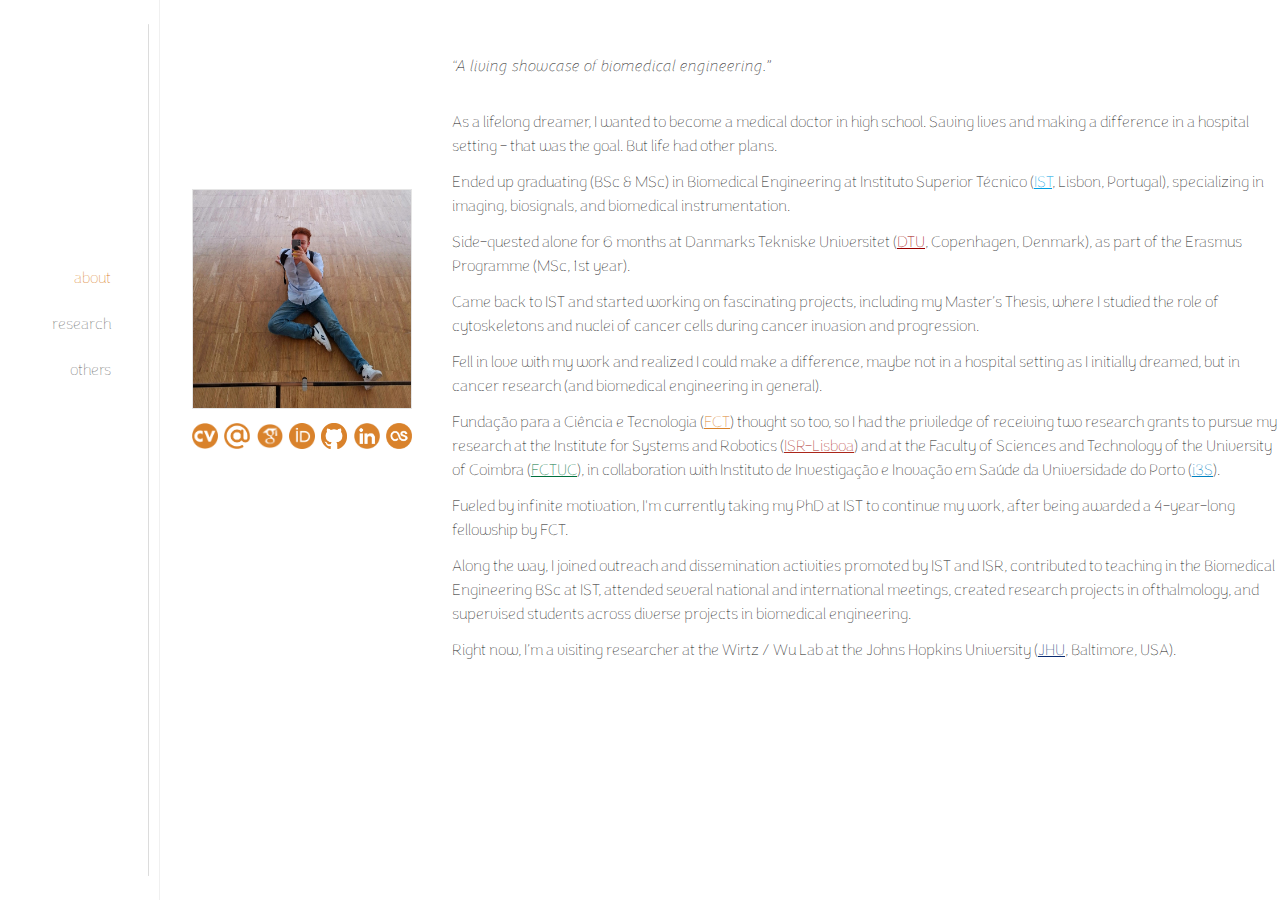
<file: index.html>
<!doctype html>
<html lang="en">
<head>
  <meta charset="utf-8" />
  <meta name="viewport" content="width=device-width,initial-scale=1" />
  <title>diogo fróis vieira — home</title>
  <link rel="stylesheet" href="/styles.css?v=37" />
  <link rel="icon" type="image/svg+xml" href="/favicon.svg">
</head>
<body>
  <div class="layout">
    <aside class="side">
      <nav class="side-nav">
        <a class="brand" href="/"></a>
        <ul>
          <li><a href="/">about</a></li>
          <li><a href="/research/">research</a></li>
          <li><a href="/others/">others</a></li>
        </ul>
      </nav>
    </aside>

    <main class="content">
      <!-- Portrait + social logos (positioned as one block) -->
      <div class="profile-block">
        <img class="profile-pic" src="/images/me.jpeg" alt="portrait" />

        <div class="socials">
          <a href="/files/Diogo_Vieira_CV.pdf" class="soc" target="_blank" rel="noopener" aria-label="CV">
            <img src="/logos/cv.png" alt="CV">
          </a>
          <a href="mailto:diogofrois@gmail.com" class="soc" aria-label="Email">
            <img src="/logos/email.png" alt="Email">
          </a>
          <a href="https://scholar.google.com/citations?user=nupm4CwAAAAJ&hl=en" class="soc" target="_blank" rel="noopener" aria-label="Google Scholar">
            <img src="/logos/scholar.png" alt="Google Scholar">
          </a>
          <a href="https://orcid.org/0000-0003-3515-4782" class="soc" target="_blank" rel="noopener" aria-label="ORCID">
            <img src="/logos/orcid.png" alt="ORCID">
          </a>
          <a href="https://github.com/diogojfv" class="soc" target="_blank" rel="noopener" aria-label="GitHub">
            <img src="/logos/github.png" alt="GitHub">
          </a>
          <a href="https://www.linkedin.com/in/diogovieira16/" class="soc" target="_blank" rel="noopener" aria-label="LinkedIn">
            <img src="/logos/linkedin.png" alt="LinkedIn">
          </a>
          <a href="https://www.last.fm/user/dunwich16" class="soc" target="_blank" rel="noopener" aria-label="Last.fm">
            <img src="/logos/lastfm.png" alt="Last.fm">
          </a>
        </div>
      </div>

      <div class="content-inner">
        <p class="lead">“A living showcase of biomedical engineering.”</p>

        <p>As a lifelong dreamer, I wanted to become a medical doctor in high school. Saving lives and making a difference in a hospital setting - that was the goal. But life had other plans.</p>

        <p>Ended up graduating (BSc &amp; MSc) in Biomedical Engineering at Instituto Superior Técnico (<a href="https://scholar.tecnico.ulisboa.pt/authors/fb2461673f03f7756a2ea054515ae8e9607a590ed9a2669e349642bdd0528474/records?lang=en" class="link-ist" target="_blank" rel="noopener">IST</a>, Lisbon, Portugal), specializing in imaging, biosignals, and biomedical instrumentation.</p>

        <p>Side-quested alone for 6 months at Danmarks Tekniske Universitet (<a href="https://www.dtu.dk/english" class="link-dtu" target="_blank" rel="noopener">DTU</a>, Copenhagen, Denmark), as part of the Erasmus Programme (MSc, 1st year).</p>

        <p>Came back to IST and started working on fascinating projects, including my Master’s Thesis, where I studied the role of cytoskeletons and nuclei of cancer cells during cancer invasion and progression.</p>

        <p>Fell in love with my work and realized I could make a difference, maybe not in a hospital setting as I initially dreamed, but in cancer research (and biomedical engineering in general).</p>
        
        <p>Fundação para a Ciência e Tecnologia (<a href="https://www.fct.pt/en/" class="link-fct" target="_blank" rel="noopener">FCT</a>) thought so too, so I had the priviledge of receiving two research grants to pursue my research at the Institute for Systems and Robotics (<a href="https://isr.tecnico.ulisboa.pt/author/diogovieira/" class="link-isr" target="_blank" rel="noopener">ISR-Lisboa</a>) and at the Faculty of Sciences and Technology of the University of Coimbra (<a href="https://www.uc.pt/fctuc/" class="link-fctuc" target="_blank" rel="noopener">FCTUC</a>), in collaboration with Instituto de Investigação e Inovação em Saúde da Universidade do Porto (<a href="https://www.i3s.up.pt/" class="link-i3s" target="_blank" rel="noopener">i3S</a>).</p>
          
        <p>Fueled by infinite motivation, I'm currently taking my PhD at IST to continue my work, after being awarded a 4-year-long fellowship by FCT.</p>

        <p>Along the way, I joined outreach and dissemination activities promoted by IST and ISR, contributed to teaching in the Biomedical Engineering BSc at IST, attended several national and international meetings, created research projects in ofthalmology, and supervised students across diverse projects in biomedical engineering.</p>

        <p>Right now, I’m a visiting researcher at the Wirtz / Wu Lab at the Johns Hopkins University (<a href="https://www.jhu.edu/" class="link-jhu" target="_blank" rel="noopener">JHU</a>, Baltimore, USA).</p>
      </div>
    </main>
  </div>

  <script>
    // Normalize /index.html → /
    const path = location.pathname.replace(/\/index\.html$/, '/');
    document.querySelectorAll('.side-nav a[href]').forEach(a => {
      const href = a.getAttribute('href');        // '/', '/work/', '/projects/'
      const isActive = href === '/' ? path === '/' : path.startsWith(href);
      if (isActive) a.classList.add('active');
    });
  </script>
</body>
</html>
</file>
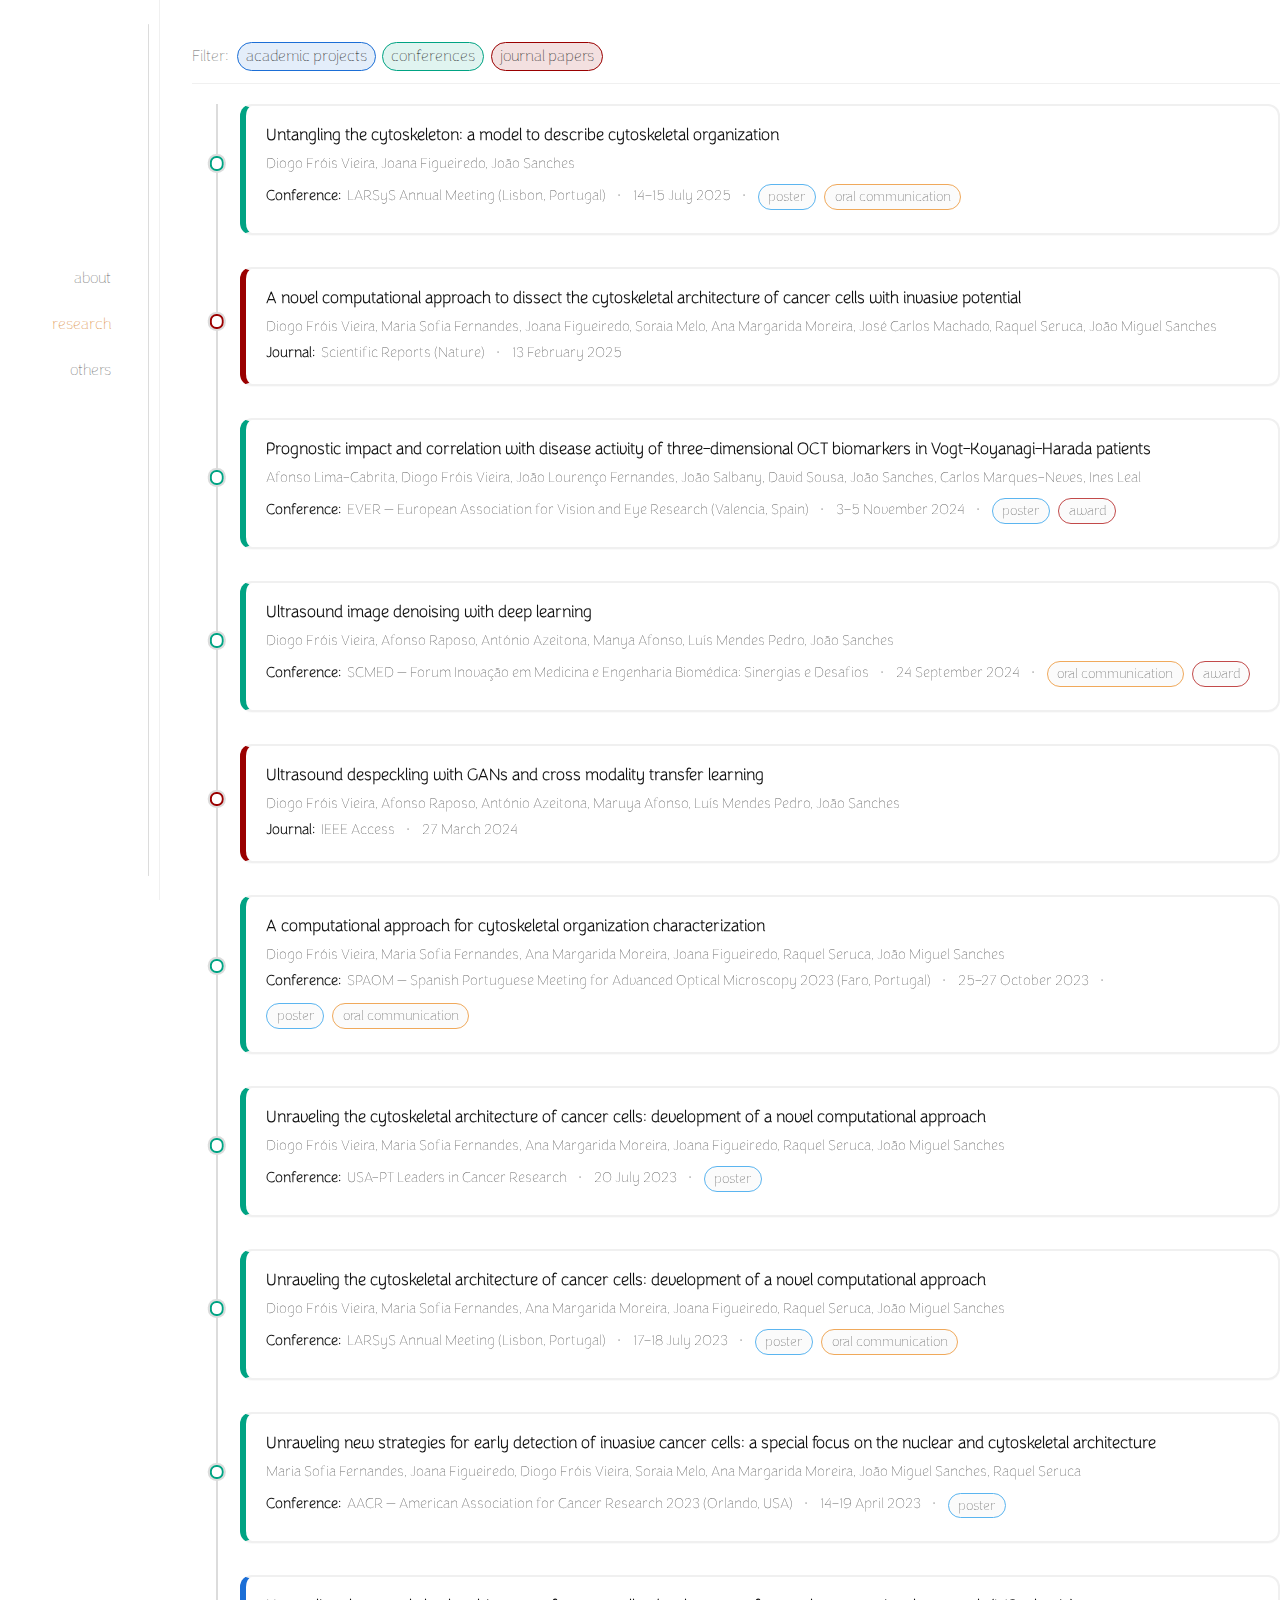
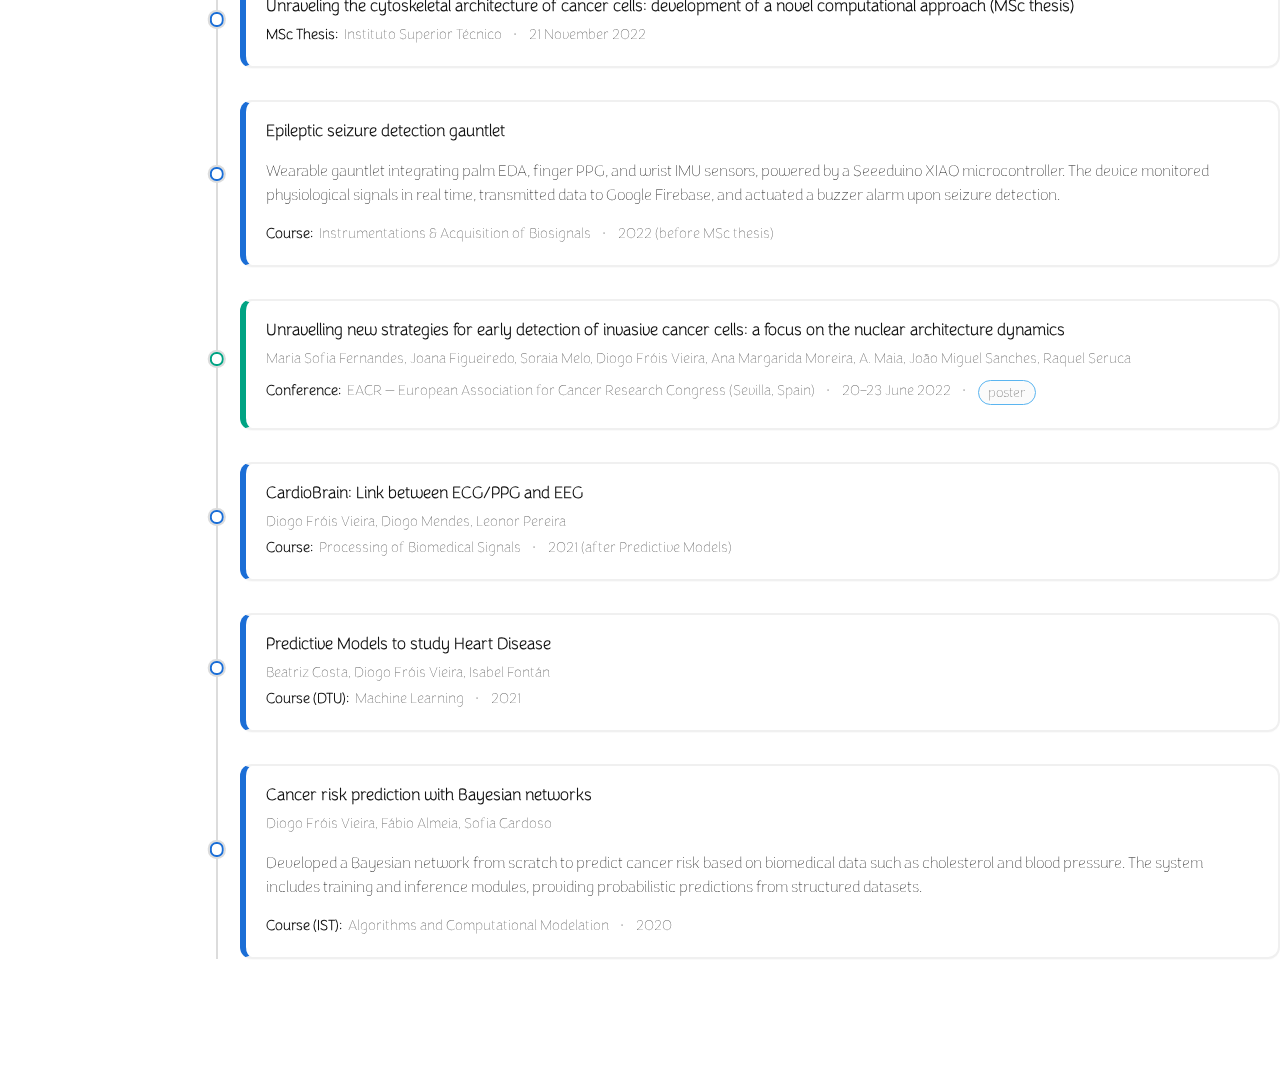
<file: research/index.html>
<!doctype html>
<html lang="en">
<head>
  <meta charset="utf-8" />
  <meta name="viewport" content="width=device-width,initial-scale=1" />
  <title>diogo fróis vieira — work</title>
  <link rel="stylesheet" href="/styles.css?v=37" />
  <link rel="icon" type="image/svg+xml" href="/favicon.svg">
</head>
<body>
  <div class="layout">
    <aside class="side">
      <nav class="side-nav">
        <a class="brand" href="/"></a>
        <ul>
          <li><a href="/">about</a></li>
          <li><a href="/research/">research</a></li>
          <li><a href="/others/">others</a></li>
        </ul>
      </nav>
    </aside>

    <main class="content">
      <h1></h1> <!-- hidden page title -->

      <!-- Sticky filter bar -->
      <header class="work-toolbar">
        <span class="muted">Filter:</span>
        <div class="chips" role="group" aria-label="Filters">
          <button type="button" class="chip is-on" data-cat="academic">academic projects</button>
          <button type="button" class="chip is-on" data-cat="conference">conferences</button>
          <button type="button" class="chip is-on" data-cat="journal">journal papers</button>
        </div>
      </header>

      <!-- Timeline (globally ordered by date, newest → oldest) -->
      <ol class="timeline" id="timeline">

        <!-- 2025 -->
        <li class="tl-item" data-cat="conference">
          <article class="tl-card">
            <h3>Untangling the cytoskeleton: a model to describe cytoskeletal organization</h3>
            <p class="authors">Diogo Fróis Vieira, Joana Figueiredo, João Sanches</p>

            <p class="venue">
              <span class="label">Conference:</span> LARSyS Annual Meeting (Lisbon, Portugal) <span class="sep">·</span> 14–15 July 2025
              <span class="sep">·</span>
              <span class="tags">
                <a class="tag" data-type="poster" href="/files/LARSyS2025_poster.pdf" target="_blank" rel="noopener" title="graphical abstract" >poster</a> 
                <a class="tag" data-type="oral" href="/files/LARSyS2025_pptx.pptx" target="_blank" rel="noopener" title="oral communication" >oral communication</a>
              </span>

            </p>
          </article>
        </li>

        <li class="tl-item" data-cat="journal">
          <article class="tl-card">
            <h3>
              <a href="https://doi.org/10.1038/s41598-024-82538-w" target="_blank" rel="noopener">
                A novel computational approach to dissect the cytoskeletal architecture of cancer cells with invasive potential
              </a>
            </h3>
            <p class="authors">Diogo Fróis Vieira, Maria Sofia Fernandes, Joana Figueiredo, Soraia Melo, Ana Margarida Moreira, José Carlos Machado, Raquel Seruca, João Miguel Sanches</p>
            <p class="venue"><span class="label">Journal:</span> Scientific Reports (Nature) <span class="sep">·</span> 13 February 2025</p>
          </article>
        </li>

        <!-- 2024 -->
        <li class="tl-item" data-cat="conference">
          <article class="tl-card">
            <h3>
              <a href="https://doi.org/10.1111/aos.17143" target="_blank" rel="noopener">
                Prognostic impact and correlation with disease activity of three-dimensional OCT biomarkers in Vogt-Koyanagi-Harada patients
              </a>
            </h3>
            <p class="authors">
              Afonso Lima-Cabrita, Diogo Fróis Vieira, João Lourenço Fernandes, João Salbany,
              David Sousa, João Sanches, Carlos Marques-Neves, Ines Leal
            </p>

            <p class="venue">
              <span class="label">Conference:</span> EVER — European Association for Vision and Eye Research (Valencia, Spain) <span class="sep">·</span> 3–5 November 2024
              <span class="sep">·</span>
              <span class="tags">
                <a class="tag" data-type="poster" href="/files/EVER2024_poster.pdf" target="_blank" rel="noopener" title="poster" >poster</a> 
                <a class="tag" data-type="award" href="/files/EVER2024_award.jpeg" target="_blank" rel="noopener" title="award" >award</a>
              </span>
            </p>

            </article>
        </li>

        <li class="tl-item" data-cat="conference">
          <article class="tl-card">
            <h3>Ultrasound image denoising with deep learning</h3>
            <p class="authors">
              Diogo Fróis Vieira, Afonso Raposo, António Azeitona, Manya Afonso,
              Luís Mendes Pedro, João Sanches
            </p>



            <p class="venue">
              <span class="label">Conference:</span> SCMED — Forum Inovação em Medicina e Engenharia Biomédica: Sinergias e Desafios<span class="sep">·</span> 24 September 2024
              <span class="sep">·</span>
              <span class="tags">
                <a class="tag" data-type="oral" href="/files/SCMED2024_pptx.pptx" target="_blank" rel="noopener" title="oral communication" >oral communication</a>
                <a class="tag" data-type="award" href="/files/SCMED2024_award.pdf" target="_blank" rel="noopener" title="award" >award</a>
              </span>
            </p>
            </article>
        </li>

        <li class="tl-item" data-cat="journal">
          <article class="tl-card">
            <h3>
              <a href="https://doi.org/10.1109/ACCESS.2024.3381630" target="_blank" rel="noopener">
                Ultrasound despeckling with GANs and cross modality transfer learning
              </a>
            </h3>
            <p class="authors">Diogo Fróis Vieira, Afonso Raposo, António Azeitona, Maruya Afonso, Luís Mendes Pedro, João Sanches</p>
            <p class="venue"><span class="label">Journal:</span> IEEE Access <span class="sep">·</span> 27 March 2024</p>
          </article>
        </li>

        <!-- 2023 -->
        <li class="tl-item" data-cat="conference">
          <article class="tl-card">
            <h3>A computational approach for cytoskeletal organization characterization</h3>
            <p class="authors">
              Diogo Fróis Vieira, Maria Sofia Fernandes, Ana Margarida Moreira, Joana Figueiredo, Raquel Seruca, João Miguel Sanches
            </p>


            <p class="venue">
              <span class="label">Conference:</span> SPAOM — Spanish Portuguese Meeting for Advanced Optical Microscopy 2023 (Faro, Portugal) <span class="sep">·</span> 25–27 October 2023
              <span class="sep">·</span>
              <span class="tags">
                <a class="tag" data-type="poster" href="/files/SPAOM2023_poster.pdf" target="_blank" rel="noopener" title="poster" >poster</a>
                <a class="tag" data-type="oral" href="/files/SPAOM2023_pptx.pptx" target="_blank" rel="noopener" title="oral communication" >oral communication</a>
              </span>
            </p>
          </article>
        </li>

        <li class="tl-item" data-cat="conference">
          <article class="tl-card">
            <h3>Unraveling the cytoskeletal architecture of cancer cells: development of a novel computational approach</h3>
            <p class="authors">
              Diogo Fróis Vieira, Maria Sofia Fernandes, Ana Margarida Moreira,
              Joana Figueiredo, Raquel Seruca, João Miguel Sanches
            </p>

            

            <p class="venue">
              <span class="label">Conference:</span> USA-PT Leaders in Cancer Research <span class="sep">·</span> 20 July 2023
              <span class="sep">·</span>
              <span class="tags">
                <a class="tag" data-type="poster" href="/files/USAPTChampalimaud2023_poster.pdf" target="_blank" rel="noopener" title="poster" >poster</a>
              </span>
            </p>
          </article>
        </li>

        <li class="tl-item" data-cat="conference">
          <article class="tl-card">
            <h3>Unraveling the cytoskeletal architecture of cancer cells: development of a novel computational approach</h3>
            <p class="authors">
              Diogo Fróis Vieira, Maria Sofia Fernandes, Ana Margarida Moreira,
              Joana Figueiredo, Raquel Seruca, João Miguel Sanches
            </p>




            <p class="venue">
              <span class="label">Conference:</span> LARSyS Annual Meeting (Lisbon, Portugal) <span class="sep">·</span> 17–18 July 2023
              <span class="sep">·</span>
              <span class="tags">
                <a class="tag" data-type="poster" href="/files/LARSyS2023_poster.pdf" target="_blank" rel="noopener" title="poster" >poster</a>
                <a class="tag" data-type="oral" href="/files/LARSyS2023_pptx.pptx" target="_blank" rel="noopener" title="oral communication" >oral communication</a>
              </span>
            </p>
          </article>
        </li>

        <li class="tl-item" data-cat="conference">
          <article class="tl-card">
            <h3>
              <a href="https://doi.org/10.1158/1538-7445.AM2023-3348" target="_blank" rel="noopener">
                Unraveling new strategies for early detection of invasive cancer cells: a special focus on the nuclear and cytoskeletal architecture
              </a>
            </h3>
            <p class="authors">
              Maria Sofia Fernandes, Joana Figueiredo, Diogo Fróis Vieira, Soraia Melo, Ana Margarida Moreira, João Miguel Sanches, Raquel Seruca
            </p>
            
            <p class="venue">
              <span class="label">Conference:</span> AACR — American Association for Cancer Research 2023 (Orlando, USA) <span class="sep">·</span> 14–19 April 2023
              <span class="sep">·</span>
              <span class="tags">
              <a class="tag" data-type="poster" href="/files/AACR2023_poster.pdf" target="_blank" rel="noopener" title="poster" >poster</a>
              </span>
            </p>
          </article>
        </li>

        <!-- 2022 -->
        <li class="tl-item" data-cat="academic">
          <article class="tl-card">
            <h3>
              <a href="https://fenix.tecnico.ulisboa.pt/downloadFile/1126295043840781/THESIS.pdf" target="_blank" rel="noopener">
                Unraveling the cytoskeletal architecture of cancer cells: development of a novel computational approach (MSc thesis)
              </a>
            </h3>
            <p class="venue"><span class="label">MSc Thesis:</span> Instituto Superior Técnico <span class="sep">·</span> 21 November 2022</p>
          </article>
        </li>

        <li class="tl-item" data-cat="academic">
          <article class="tl-card">
            <h3>Epileptic seizure detection gauntlet</h3>
            <p>Wearable gauntlet integrating palm EDA, finger PPG, and wrist IMU sensors, powered by a Seeeduino XIAO microcontroller. The device monitored physiological signals in real time, transmitted data to Google Firebase, and actuated a buzzer alarm upon seizure detection.</p>
            <p class="venue"><span class="label">Course:</span> Instrumentations &amp; Acquisition of Biosignals <span class="sep">·</span> 2022 (before MSc thesis)</p>
          </article>
        </li>

        <li class="tl-item" data-cat="conference">
          <article class="tl-card">
            <h3>
              <a href="https://www.eacr.org/congress" target="_blank" rel="noopener">
                Unravelling new strategies for early detection of invasive cancer cells: a focus on the nuclear architecture dynamics
              </a>
            </h3>
            <p class="authors">
              Maria Sofia Fernandes, Joana Figueiredo, Soraia Melo, Diogo Fróis Vieira, Ana Margarida Moreira, A. Maia, João Miguel Sanches, Raquel Seruca
            </p>
            

            <p class="venue">
              <span class="label">Conference:</span> EACR — European Association for Cancer Research Congress (Sevilla, Spain) <span class="sep">·</span> 20–23 June 2022
              <span class="sep">·</span>
              <span class="tags">
                <a class="tag" data-type="poster" href="/files/EACR2022_poster.pdf" target="_blank" rel="noopener" title="poster" >poster</a>
              </span>
            </p>
          </article>
        </li>

        <!-- 2021 -->
        <li class="tl-item" data-cat="academic">
          <article class="tl-card">
            <h3>CardioBrain: Link between ECG/PPG and EEG</h3>
            <p class="authors">Diogo Fróis Vieira, Diogo Mendes, Leonor Pereira</p>
            <p class="venue"><span class="label">Course:</span> Processing of Biomedical Signals <span class="sep">·</span> 2021 (after Predictive Models)</p>
          </article>
        </li>

        <li class="tl-item" data-cat="academic">
          <article class="tl-card">
            <h3>Predictive Models to study Heart Disease</h3>
            <p class="authors">Beatriz Costa, Diogo Fróis Vieira, Isabel Fontán</p>
            <p class="venue"><span class="label">Course (DTU):</span> Machine Learning <span class="sep">·</span> 2021</p>
          </article>
        </li>

        <!-- 2020 -->
        <li class="tl-item" data-cat="academic">
          <article class="tl-card">
            <h3>Cancer risk prediction with Bayesian networks</h3>
            <p class="authors">Diogo Fróis Vieira, Fábio Almeia, Sofia Cardoso</p>
            <p>Developed a Bayesian network from scratch to predict cancer risk based on biomedical data such as cholesterol and blood pressure. The system includes training and inference modules, providing probabilistic predictions from structured datasets.</p>
            <p class="venue"><span class="label">Course (IST):</span> Algorithms and Computational Modelation <span class="sep">·</span> 2020</p>
          </article>
        </li>

      </ol>
    </main>
  </div>

  <script>
    // Normalize /index.html → /
    const path = location.pathname.replace(/\/index\.html$/, '/');
    document.querySelectorAll('.side-nav a[href]').forEach(a => {
      const href = a.getAttribute('href');        // '/', '/work/', '/projects/'
      const isActive = href === '/' ? path === '/' : path.startsWith(href);
      if (isActive) a.classList.add('active');
    });
  </script>
</body>
</html>
</file>
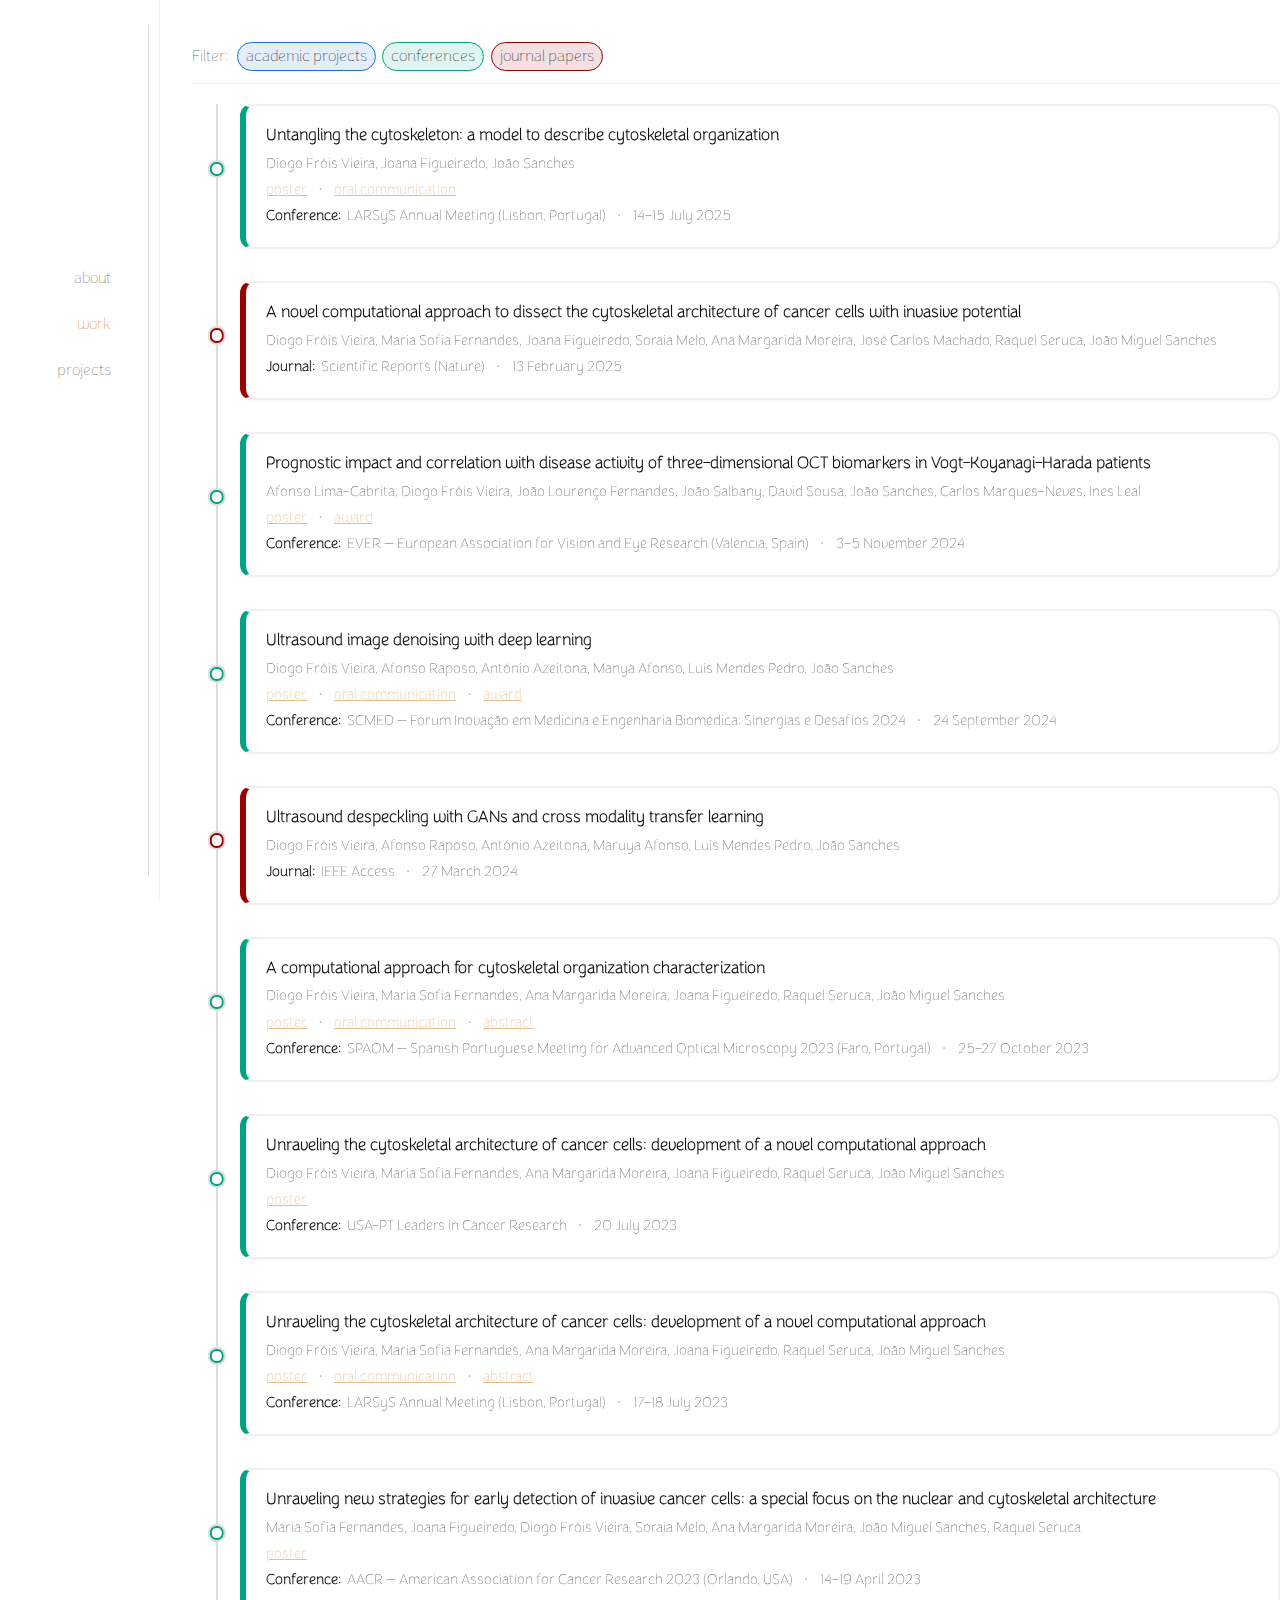
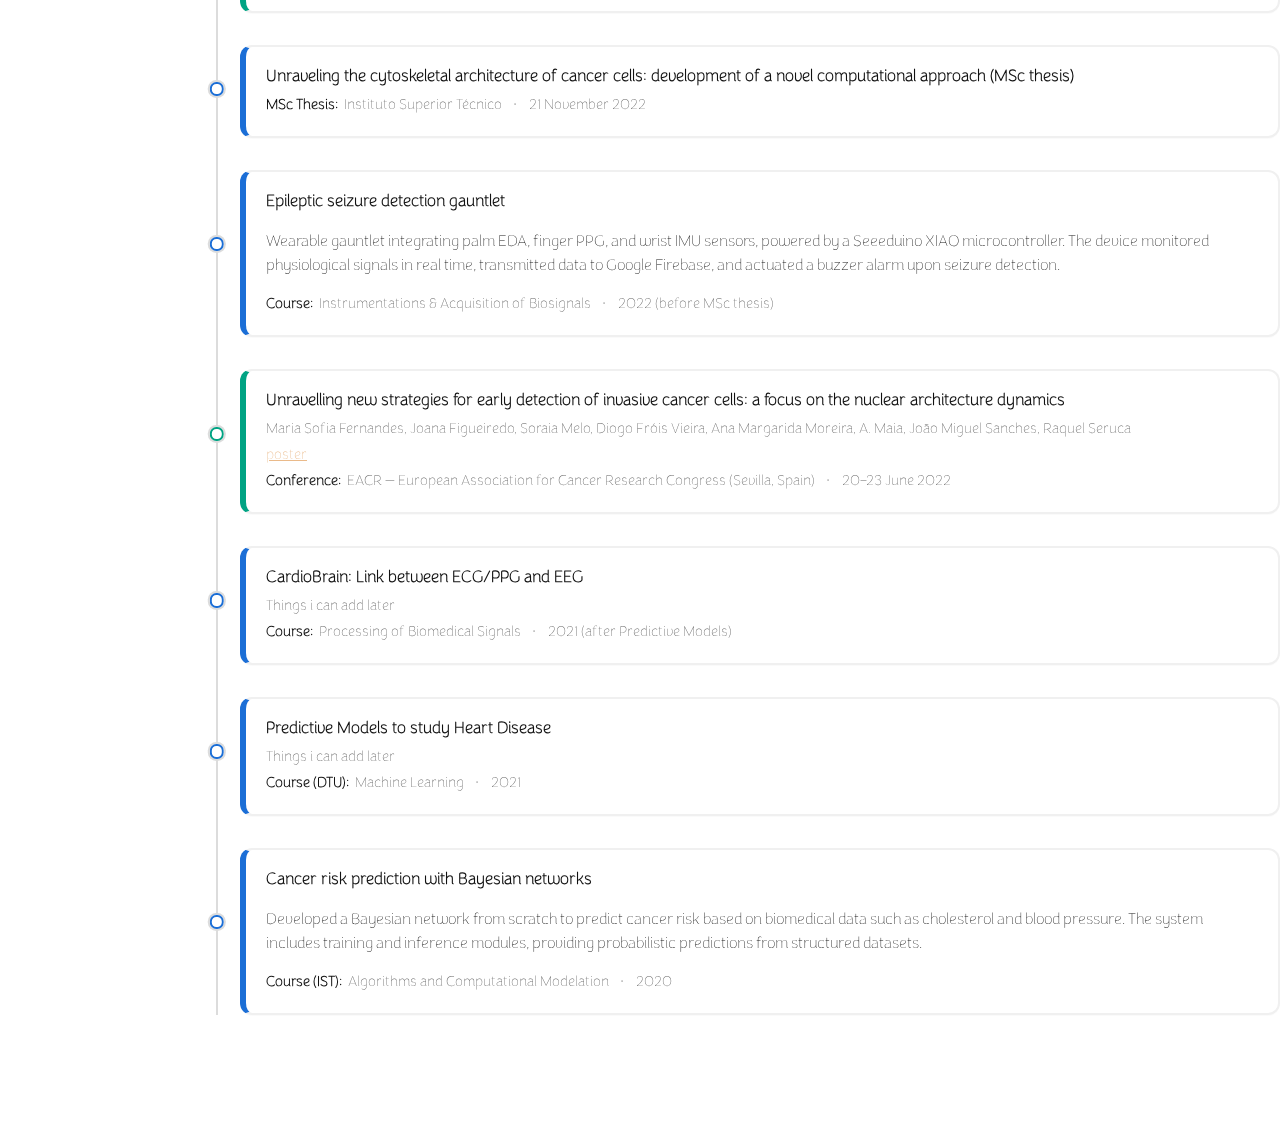
<file: work/index.html>
<!doctype html>
<html lang="en">
<head>
  <meta charset="utf-8" />
  <meta name="viewport" content="width=device-width,initial-scale=1" />
  <title>diogo fróis vieira - work</title>
  <link rel="stylesheet" href="/styles.css?v=19" />
  <link rel="icon" type="image/svg+xml" href="/favicon.svg">
</head>
<body>
  <div class="layout">
    <aside class="side">
      <nav class="side-nav">
        <a class="brand" href="/"></a>
        <ul>
          <li><a href="/">about</a></li>
          <li><a href="/work/">work</a></li>
          <li><a href="/projects/">projects</a></li>
        </ul>
      </nav>
    </aside>

    <main class="content">
      <h1></h1> <!-- hidden page title -->

      <!-- Sticky filter bar -->
      <header class="work-toolbar">
        <span class="muted">Filter:</span>
        <div class="chips" role="group" aria-label="Filters">
          <button type="button" class="chip is-on" data-cat="academic">academic projects</button>
          <button type="button" class="chip is-on" data-cat="conference">conferences</button>
          <button type="button" class="chip is-on" data-cat="journal">journal papers</button>
        </div>
      </header>

      <!-- Timeline (globally ordered by date, newest → oldest) -->
      <ol class="timeline" id="timeline">

        <!-- 2025 -->
        <li class="tl-item" data-cat="conference">
          <article class="tl-card">
            <h3>Untangling the cytoskeleton: a model to describe cytoskeletal organization</h3>
            <p class="authors">Diogo Fróis Vieira, Joana Figueiredo, João Sanches</p>
            <p class="venue">
              <a href="#" class="soon" title="Poster PDF coming soon" onclick="return false;">poster</a>
              <span class="sep">·</span>
              <a href="#" class="soon" title="Oral presentation PDF coming soon" onclick="return false;">oral communication</a>
            </p>
            <p class="venue"><span class="label">Conference:</span> LARSyS Annual Meeting (Lisbon, Portugal) <span class="sep">·</span> 14–15 July 2025</p>
          </article>
        </li>

        <li class="tl-item" data-cat="journal">
          <article class="tl-card">
            <h3>
              <a href="https://doi.org/10.1038/s41598-024-82538-w" target="_blank" rel="noopener">
                A novel computational approach to dissect the cytoskeletal architecture of cancer cells with invasive potential
              </a>
            </h3>
            <p class="authors">Diogo Fróis Vieira, Maria Sofia Fernandes, Joana Figueiredo, Soraia Melo, Ana Margarida Moreira, José Carlos Machado, Raquel Seruca, João Miguel Sanches</p>
            <p class="venue"><span class="label">Journal:</span> Scientific Reports (Nature) <span class="sep">·</span> 13 February 2025</p>
          </article>
        </li>

        <!-- 2024 -->
        <li class="tl-item" data-cat="conference">
          <article class="tl-card">
            <h3>
              <a href="https://doi.org/10.1111/aos.17143" target="_blank" rel="noopener">
                Prognostic impact and correlation with disease activity of three-dimensional OCT biomarkers in Vogt-Koyanagi-Harada patients
              </a>
            </h3>
            <p class="authors">
              Afonso Lima-Cabrita, Diogo Fróis Vieira, João Lourenço Fernandes, João Salbany,
              David Sousa, João Sanches, Carlos Marques-Neves, Ines Leal
            </p>
            <p class="venue">
              <a href="#" class="soon" title="PDF coming soon" onclick="return false;">poster</a>
              <span class="sep">·</span>
              <a href="#" class="soon" title="Best poster award — link coming soon" onclick="return false;">award</a>
            </p>
            <p class="venue"><span class="label">Conference:</span> EVER — European Association for Vision and Eye Research (Valencia, Spain) <span class="sep">·</span> 3–5 November 2024</p>
          </article>
        </li>

        <li class="tl-item" data-cat="conference">
          <article class="tl-card">
            <h3>Ultrasound image denoising with deep learning</h3>
            <p class="authors">
              Diogo Fróis Vieira, Afonso Raposo, António Azeitona, Manya Afonso,
              Luís Mendes Pedro, João Sanches
            </p>
            <p class="venue">
              <a href="#" class="soon" title="Poster PDF coming soon" onclick="return false;">poster</a>
              <span class="sep">·</span>
              <a href="#" class="soon" title="Oral presentation PDF coming soon" onclick="return false;">oral communication</a>
              <span class="sep">·</span>
              <a href="#" class="soon" title="Best oral communication — Table 2: Simulação Avançada na Formação e Prática Médica" onclick="return false;">award</a>
            </p>
            <p class="venue"><span class="label">Conference:</span> SCMED — Forum Inovação em Medicina e Engenharia Biomédica: Sinergias e Desafios 2024 <span class="sep">·</span> 24 September 2024</p>
          </article>
        </li>

        <li class="tl-item" data-cat="journal">
          <article class="tl-card">
            <h3>
              <a href="https://doi.org/10.1109/ACCESS.2024.3381630" target="_blank" rel="noopener">
                Ultrasound despeckling with GANs and cross modality transfer learning
              </a>
            </h3>
            <p class="authors">Diogo Fróis Vieira, Afonso Raposo, António Azeitona, Maruya Afonso, Luís Mendes Pedro, João Sanches</p>
            <p class="venue"><span class="label">Journal:</span> IEEE Access <span class="sep">·</span> 27 March 2024</p>
          </article>
        </li>

        <!-- 2023 -->
        <li class="tl-item" data-cat="conference">
          <article class="tl-card">
            <h3>A computational approach for cytoskeletal organization characterization</h3>
            <p class="authors">
              Diogo Fróis Vieira, Maria Sofia Fernandes, Ana Margarida Moreira, Joana Figueiredo, Raquel Seruca, João Miguel Sanches
            </p>
            <p class="venue">
              <a href="#" class="soon" title="PDF coming soon" onclick="return false;">poster</a>
              <span class="sep">·</span>
              <a href="#" class="soon" title="PDF coming soon" onclick="return false;">oral communication</a>
              <span class="sep">·</span>
              <a href="#" class="soon" title="PDF coming soon" onclick="return false;">abstract</a>
            </p>
            <p class="venue"><span class="label">Conference:</span> SPAOM — Spanish Portuguese Meeting for Advanced Optical Microscopy 2023 (Faro, Portugal) <span class="sep">·</span> 25–27 October 2023</p>
          </article>
        </li>

        <li class="tl-item" data-cat="conference">
          <article class="tl-card">
            <h3>Unraveling the cytoskeletal architecture of cancer cells: development of a novel computational approach</h3>
            <p class="authors">
              Diogo Fróis Vieira, Maria Sofia Fernandes, Ana Margarida Moreira,
              Joana Figueiredo, Raquel Seruca, João Miguel Sanches
            </p>
            <p class="venue">
              <a href="#" class="soon" title="Poster PDF coming soon" onclick="return false;">poster</a>
            </p>
            <p class="venue"><span class="label">Conference:</span> USA-PT Leaders in Cancer Research <span class="sep">·</span> 20 July 2023</p>
          </article>
        </li>

        <li class="tl-item" data-cat="conference">
          <article class="tl-card">
            <h3>Unraveling the cytoskeletal architecture of cancer cells: development of a novel computational approach</h3>
            <p class="authors">
              Diogo Fróis Vieira, Maria Sofia Fernandes, Ana Margarida Moreira,
              Joana Figueiredo, Raquel Seruca, João Miguel Sanches
            </p>
            <p class="venue">
              <a href="#" class="soon" title="Poster PDF coming soon" onclick="return false;">poster</a>
              <span class="sep">·</span>
              <a href="#" class="soon" title="Oral presentation PDF coming soon" onclick="return false;">oral communication</a>
              <span class="sep">·</span>
              <a href="#" class="soon" title="Abstract PDF coming soon" onclick="return false;">abstract</a>
            </p>
            <p class="venue"><span class="label">Conference:</span> LARSyS Annual Meeting (Lisbon, Portugal) <span class="sep">·</span> 17–18 July 2023</p>
          </article>
        </li>

        <li class="tl-item" data-cat="conference">
          <article class="tl-card">
            <h3>
              <a href="https://doi.org/10.1158/1538-7445.AM2023-3348" target="_blank" rel="noopener">
                Unraveling new strategies for early detection of invasive cancer cells: a special focus on the nuclear and cytoskeletal architecture
              </a>
            </h3>
            <p class="authors">
              Maria Sofia Fernandes, Joana Figueiredo, Diogo Fróis Vieira, Soraia Melo, Ana Margarida Moreira, João Miguel Sanches, Raquel Seruca
            </p>
            <p class="venue">
              <a href="#" class="soon" title="PDF coming soon" onclick="return false;">poster</a>
            </p>
            <p class="venue"><span class="label">Conference:</span> AACR — American Association for Cancer Research 2023 (Orlando, USA) <span class="sep">·</span> 14–19 April 2023</p>
          </article>
        </li>

        <!-- 2022 -->
        <li class="tl-item" data-cat="academic">
          <article class="tl-card">
            <h3>
              <a href="https://fenix.tecnico.ulisboa.pt/downloadFile/1126295043840781/THESIS.pdf" target="_blank" rel="noopener">
                Unraveling the cytoskeletal architecture of cancer cells: development of a novel computational approach (MSc thesis)
              </a>
            </h3>
            <p class="venue"><span class="label">MSc Thesis:</span> Instituto Superior Técnico <span class="sep">·</span> 21 November 2022</p>
          </article>
        </li>

        <li class="tl-item" data-cat="academic">
          <article class="tl-card">
            <h3>Epileptic seizure detection gauntlet</h3>
            <p>Wearable gauntlet integrating palm EDA, finger PPG, and wrist IMU sensors, powered by a Seeeduino XIAO microcontroller. The device monitored physiological signals in real time, transmitted data to Google Firebase, and actuated a buzzer alarm upon seizure detection.</p>
            <p class="venue"><span class="label">Course:</span> Instrumentations &amp; Acquisition of Biosignals <span class="sep">·</span> 2022 (before MSc thesis)</p>
          </article>
        </li>

        <li class="tl-item" data-cat="conference">
          <article class="tl-card">
            <h3>
              <a href="https://www.eacr.org/congress" target="_blank" rel="noopener">
                Unravelling new strategies for early detection of invasive cancer cells: a focus on the nuclear architecture dynamics
              </a>
            </h3>
            <p class="authors">
              Maria Sofia Fernandes, Joana Figueiredo, Soraia Melo, Diogo Fróis Vieira, Ana Margarida Moreira, A. Maia, João Miguel Sanches, Raquel Seruca
            </p>
            <p class="venue">
              <a href="#" class="soon" title="PDF coming soon" onclick="return false;">poster</a>
            </p>
            <p class="venue"><span class="label">Conference:</span> EACR — European Association for Cancer Research Congress (Sevilla, Spain) <span class="sep">·</span> 20–23 June 2022</p>
          </article>
        </li>

        <!-- 2021 -->
        <li class="tl-item" data-cat="academic">
          <article class="tl-card">
            <h3>CardioBrain: Link between ECG/PPG and EEG</h3>
            <p class="authors">Things i can add later</p>
            <p class="venue"><span class="label">Course:</span> Processing of Biomedical Signals <span class="sep">·</span> 2021 (after Predictive Models)</p>
          </article>
        </li>

        <li class="tl-item" data-cat="academic">
          <article class="tl-card">
            <h3>Predictive Models to study Heart Disease</h3>
            <p class="authors">Things i can add later</p>
            <p class="venue"><span class="label">Course (DTU):</span> Machine Learning <span class="sep">·</span> 2021</p>
          </article>
        </li>

        <!-- 2020 -->
        <li class="tl-item" data-cat="academic">
          <article class="tl-card">
            <h3>Cancer risk prediction with Bayesian networks</h3>
            <p>Developed a Bayesian network from scratch to predict cancer risk based on biomedical data such as cholesterol and blood pressure. The system includes training and inference modules, providing probabilistic predictions from structured datasets.</p>
            <p class="venue"><span class="label">Course (IST):</span> Algorithms and Computational Modelation <span class="sep">·</span> 2020</p>
          </article>
        </li>

      </ol>
    </main>
  </div>

  <script>
    // Normalize /index.html → /
    const path = location.pathname.replace(/\/index\.html$/, '/');
    document.querySelectorAll('.side-nav a[href]').forEach(a => {
      const href = a.getAttribute('href');        // '/', '/work/', '/projects/'
      const isActive = href === '/' ? path === '/' : path.startsWith(href);
      if (isActive) a.classList.add('active');
    });
  </script>
</body>
</html>
</file>
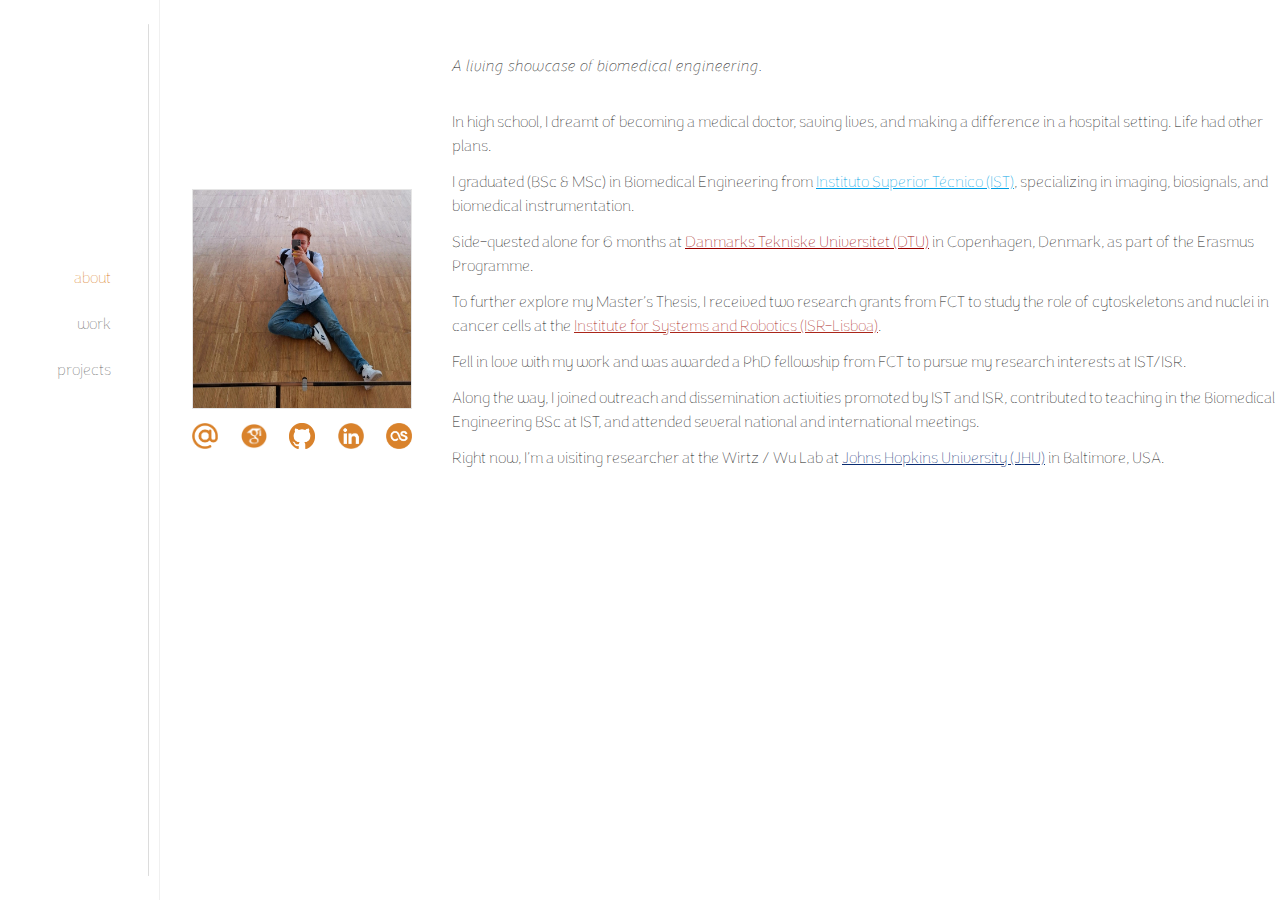
<file: about.html>
<!doctype html>
<html lang="en">
<head>
  <meta charset="utf-8" />
  <meta name="viewport" content="width=device-width,initial-scale=1" />
  <title>diogo fróis vieira - about</title>
  <link rel="stylesheet" href="styles.css?v=15" />
  <link rel="icon" type="image/svg+xml" href="/favicon.svg">
</head>
<body>
  <div class="layout">
    <aside class="side">
      <nav class="side-nav">
        <a class="brand" href="about.html"></a>
        <ul>
          <li><a href="about.html">about</a></li>
          <li><a href="work.html">work</a></li>
          <li><a href="projects.html">projects</a></li>
        </ul>
      </nav>
    </aside>

    <main class="content">
      <!-- Portrait + social logos (positioned as one block) -->
      <div class="profile-block">
        <img class="profile-pic" src="images/me.jpeg" alt="portrait" />

        <div class="socials">
          <a href="mailto:diogofrois@gmail.com" class="soc" aria-label="Email">
            <img src="logos/email.png" alt="Email">
          </a>
          <a href="https://scholar.google.com/citations?user=nupm4CwAAAAJ&hl=en" class="soc" target="_blank" rel="noopener" aria-label="Google Scholar">
            <img src="logos/scholar.png" alt="Google Scholar">
          </a>
          <a href="https://github.com/diogojfv" class="soc" target="_blank" rel="noopener" aria-label="GitHub">
            <img src="logos/github.png" alt="GitHub">
          </a>
          <a href="https://www.linkedin.com/in/diogovieira16/" class="soc" target="_blank" rel="noopener" aria-label="LinkedIn">
            <img src="logos/linkedin.png" alt="LinkedIn">
          </a>
          <a href="https://www.last.fm/user/dunwich16" class="soc" target="_blank" rel="noopener" aria-label="Last.fm">
            <img src="logos/lastfm.png" alt="Last.fm">
          </a>
        </div>
      </div>

      <div class="content-inner">
        <p class="lead"><strong>A living showcase of biomedical engineering.</strong></p>
        
        <p> </p>

        <p>In high school, I dreamt of becoming a medical doctor, saving lives, and making a difference in a hospital setting. Life had other plans.</p>

        <p>I graduated (BSc &amp; MSc) in Biomedical Engineering from
          <a href="https://tecnico.ulisboa.pt/en/" class="link-ist" target="_blank" rel="noopener">Instituto Superior Técnico (IST)</a>,
          specializing in imaging, biosignals, and biomedical instrumentation.</p>

        <p>Side-quested alone for 6 months at
          <a href="https://www.dtu.dk/english" class="link-dtu" target="_blank" rel="noopener">Danmarks Tekniske Universitet (DTU)</a>
          in Copenhagen, Denmark, as part of the Erasmus Programme.</p>

        <p>To further explore my Master’s Thesis, I received two research grants from FCT to study the role of cytoskeletons and nuclei in cancer cells at the
          <a href="https://welcome.isr.tecnico.ulisboa.pt/" class="link-isr" target="_blank" rel="noopener">Institute for Systems and Robotics (ISR-Lisboa)</a>.</p>

        <p>Fell in love with my work and was awarded a PhD fellowship from FCT to pursue my research interests at IST/ISR.</p>

        <p>Along the way, I joined outreach and dissemination activities promoted by IST and ISR, contributed to teaching in the Biomedical Engineering BSc at IST, and attended several national and international meetings.</p>

        <p>Right now, I’m a visiting researcher at the Wirtz / Wu Lab at
          <a href="https://www.jhu.edu/" class="link-jhu" target="_blank" rel="noopener">Johns Hopkins University (JHU)</a> in Baltimore, USA.</p>
      </div>
    </main>
  </div>

  <script>
    const page = (location.pathname.split('/').pop() || 'about.html').toLowerCase();
    document.querySelectorAll('.side-nav a[href]').forEach(a=>{
      if(a.getAttribute('href').toLowerCase() === page) a.classList.add('active');
    });
  </script>
</body>
</html>
</file>
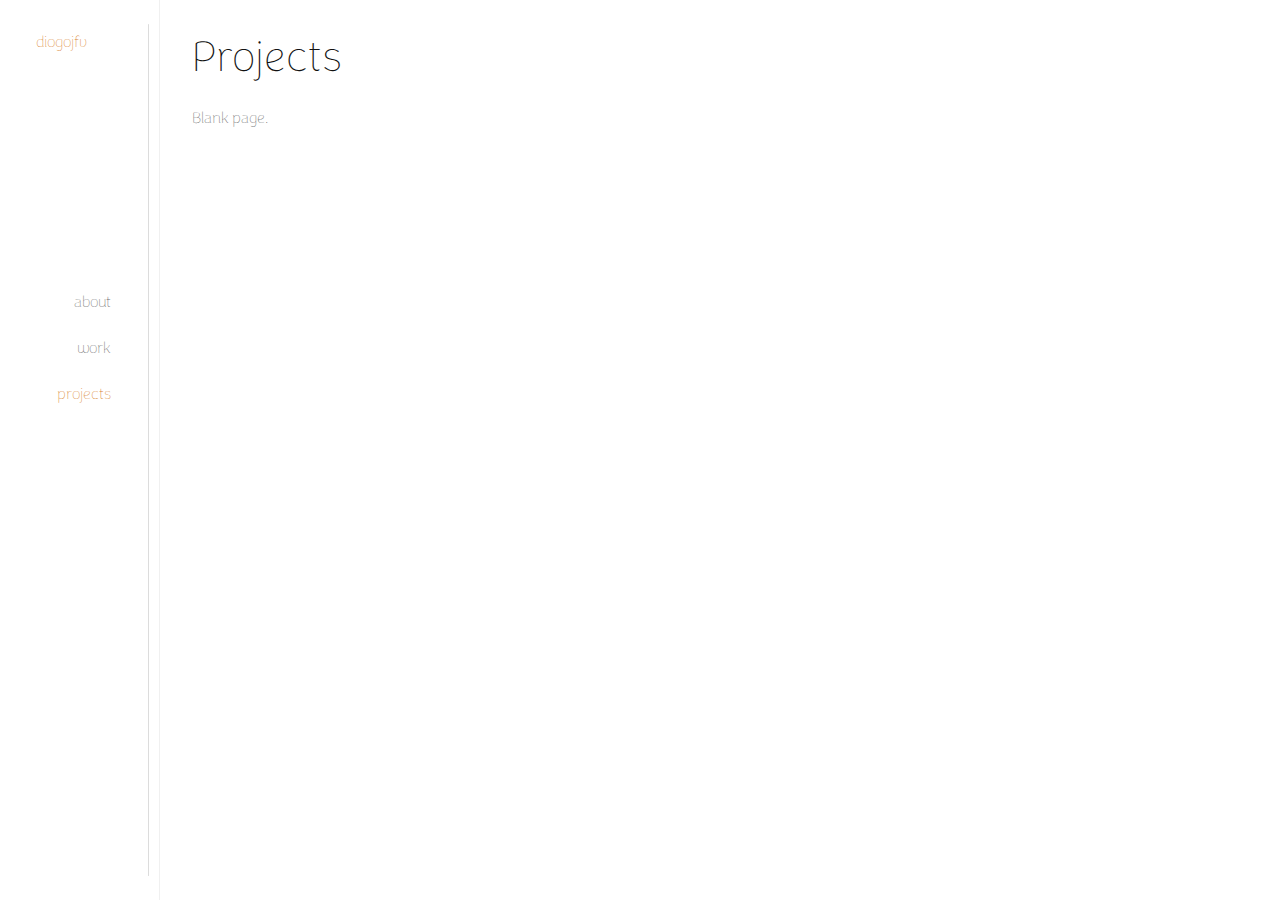
<file: projects.html>
<!doctype html>
<html lang="en">
<head>
  <meta charset="utf-8" />
  <meta name="viewport" content="width=device-width,initial-scale=1" />
  <title>Projects — diogojfv</title>
  <link rel="stylesheet" href="styles.css?v=4" />
</head>
<body>
  <div class="layout">
    <aside class="side">
      <nav class="side-nav">
        <a class="brand" href="about.html">diogojfv</a>
        <ul>
          <li><a href="about.html">about</a></li>
          <li><a href="work.html">work</a></li>
          <li><a href="projects.html">projects</a></li>
        </ul>
      </nav>
    </aside>

    <main class="content">
      <h1>Projects</h1>
      <p class="muted">Blank page.</p>
    </main>
  </div>

  <script>
    const page = (location.pathname.split('/').pop() || 'about.html').toLowerCase();
    document.querySelectorAll('.side-nav a[href]').forEach(a=>{
      if(a.getAttribute('href').toLowerCase() === page) a.classList.add('active');
    });
  </script>
</body>
</html>
</file>
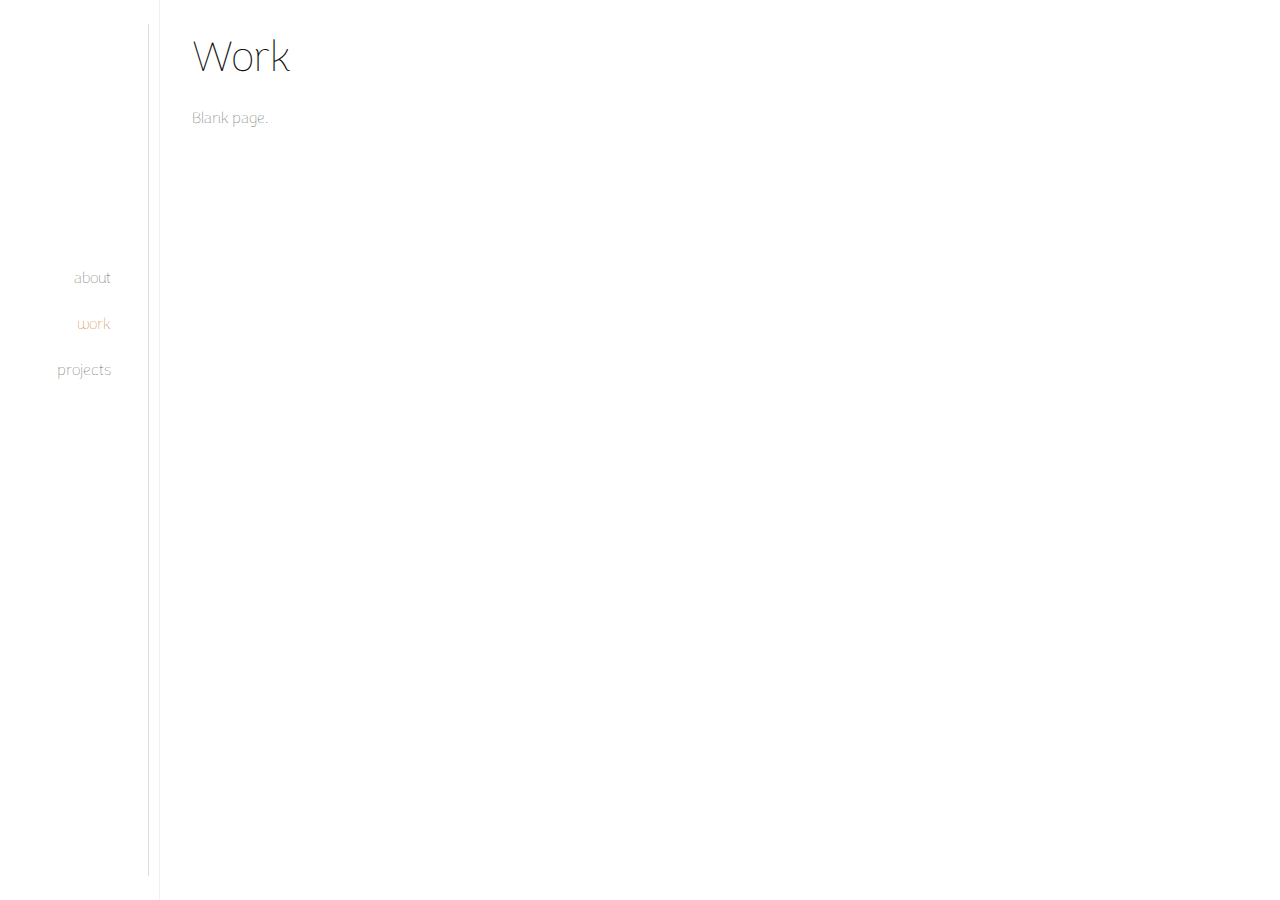
<file: work.html>
<!doctype html>
<html lang="en">
<head>
  <meta charset="utf-8" />
  <meta name="viewport" content="width=device-width,initial-scale=1" />
  <title>work</title>
  <link rel="stylesheet" href="styles.css?v=6" />
</head>
<body>
  <div class="layout">
    <aside class="side">
      <nav class="side-nav">
        <a class="brand" href="about.html"></a>
        <ul>
          <li><a href="about.html">about</a></li>
          <li><a href="work.html">work</a></li>
          <li><a href="projects.html">projects</a></li>
        </ul>
      </nav>
    </aside>

    <main class="content">
      <h1>Work</h1>
      <p class="muted">Blank page.</p>
    </main>
  </div>

  <script>
    const page = (location.pathname.split('/').pop() || 'about.html').toLowerCase();
    document.querySelectorAll('.side-nav a[href]').forEach(a=>{
      if(a.getAttribute('href').toLowerCase() === page) a.classList.add('active');
    });
  </script>
</body>
</html>
</file>
<file: styles.css>
/* === Font: Congenial Ultra Light from /fonts === */
@font-face {
  font-family: 'Congenial UltraLight';
  src: url('fonts/congenial-ultra-light.otf') format('opentype');
  font-weight: 200;
  font-style: normal;
  font-display: swap;
}

/* Italic */
@font-face {
  font-family: 'Congenial UltraLight Italic';
  src: url('/fonts/congenial-ultra-light-italic.otf') format('opentype');
  font-weight: 200;
  font-style: italic;
  font-display: swap;
}

/* Italic */
@font-face {
  font-family: 'Congenial Bold';
  src: url('/fonts/congenial-bold.otf') format('opentype');
  font-weight: 700;
  font-style: normal;
  font-display: swap;
}

/* === Theme tokens === */
:root{
  --accent: #d9822b;           /* single accent used for nav-active + links */
  --text:   #111;
  --muted:  #666;
  --bg:     #ffffff;
  --hair:   #dcdcdc;
  --rule:   #f0f0f0;
}

/* reset */
* { box-sizing: border-box; }
html, body { height: 100%; }
body {
  margin: 0;
  font-family: 'Congenial UltraLight', system-ui, -apple-system, Segoe UI, Roboto, Arial, sans-serif;
  font-weight: 200;
  color: var(--text);
  background: var(--bg);
  line-height: 1.5;
  -webkit-font-smoothing: antialiased;
  -moz-osx-font-smoothing: grayscale;
}

/* links share the same accent everywhere */
a { color: var(--accent); }
a:hover { opacity: 0.9; }

/* headings – keep light so font change is obvious */
h1, h2, h3, h4, h5, h6 { font-weight: 300; }

/* grid: left sidebar + main content */
.layout { display: grid; grid-template-columns: 160px 1fr; min-height: 100vh; }

/* sidebar (no box) */
.side {
  position: sticky;
  top: 0;
  background: #ffffff;
  align-self: start; 
  height: 100vh;
  overflow: auto;
  border-right: 1px solid var(--rule);
  padding: 24px 28px;
}

/* inner hairline near the right edge */
.side::after {
  content: "";
  position: absolute;
  top: 24px; bottom: 24px;
  right: 10px;
  width: 1px;
  background: var(--hair);
  border-radius: 1px;
}

/* nav */
.side-nav { display: flex; flex-direction: column; gap: 14px; padding-right: 12px; }
.side-nav .brand {
  font-weight: 300; text-decoration: none; color: var(--accent);
  padding: 6px 8px; border-radius: 8px; background: transparent;
}
.side-nav ul {
  list-style: none;
  margin: 210px 0 0;
  padding: 0;
  display: flex; flex-direction: column; gap: 10px;
  align-self: flex-end;
  text-align: right;
}
.side-nav a {
  color: #6b6b6b;
  text-decoration: none;
  text-transform: lowercase;
  padding: 6px 8px;
  border-radius: 8px;
  background: transparent;
  display: block;
}
.side-nav a:hover { background: #f4f4f4; }
.side-nav a.active { color: var(--accent); background: transparent; }

/* main content */
.content {
  position: relative;
  max-width: clamp(1000px, 85vw, 1150px);
  margin: 24px auto 48px 32px;
  padding: 0;
}

h1 { font-size: 44px; margin: 0 0 8px; }
.muted { color: var(--muted); }

/* ===== Profile block (photo + logos) ===== */
.profile-block{ position: absolute; left: 0; top: 165px; width: 220px; }
.profile-pic{ box-sizing: border-box; display: block; width: 100%; height: 220px; object-fit: cover; border-radius: 0; border: 1px solid #e5e5e5; }
.socials{ margin-top: 14px; display: flex; justify-content: space-between; align-items: center; gap: 6px; }
.socials .soc img{ width: 26px; height: 26px; display: block; }
.content-inner{ margin-top: 30px; margin-left: 260px; }
.content-inner p { margin: 0 0 12px; color: var(--text); }
.content-inner .lead{
  font-family: 'Congenial UltraLight Italic', 'Congenial UltraLight', system-ui, -apple-system, Segoe UI, Roboto, Arial, sans-serif;
  font-style: italic;
  margin-bottom: 32px;  /* space only after the first line */
}
.muted { color: var(--muted); }

/* Custom institutional link colors */
.link-ist { color: #009FE4; }
.link-dtu { color: #9A0000; }
.link-isr { color: #AA261A; }
.link-jhu { color: #092C72; }
.link-fctuc { color: #00713D; }
.link-i3s { color: #0081C2; }

.link-ist:hover, .link-dtu:hover, .link-isr:hover, .link-jhu:hover, .link-fctuc:hover, .link-i3s:hover { opacity: 0.85; }

/* small screens */
@media (max-width: 720px) {
  .layout { grid-template-columns: 1fr; }
  .side { position: static; height: auto; overflow: visible; border-right: none; border-bottom: 1px solid #eee; padding: 12px 16px; }
  .side::after { display: none; }
  .side-nav { flex-direction: row; align-items: center; gap: 12px; padding-right: 0; }
  .side-nav ul { flex-direction: row; margin: 0 0 0 auto; gap: 8px; align-self: auto; text-align: left; }
  .content { margin: 24px 16px; padding: 0; }
  .profile-block{ position: static; width: 140px; }
  .profile-pic{ height: 140px; }
  .socials{
    display: grid;
    grid-template-columns: repeat(4, 28px); /* 4 per row */
    gap: 6px;                                /* 4*28 + 3*6 = 130px < 140px */
    width: 140px;                            /* keep your current width */
    justify-content: start;                  /* align left */
  }
  .socials .soc img{ width: 28px; height: 28px; }
  .content-inner { margin-left: 0; }
}

/* =============================================================== */
/* ========================= Work / Timeline ===================== */
/* =============================================================== */

/* category colors */
:root{
  --cat-academic:   #1b6ed6; /* blue */
  --cat-conference: #00a383; /* teal */
  --cat-journal:    #9A0000; /* red */
}

/* sticky filter bar */
.work-toolbar{
  position: sticky; top: 0; z-index: 5;
  background: var(--bg);
  padding: .6rem 0 .75rem;
  border-bottom: 1px solid var(--rule);
  display: flex; flex-wrap: wrap; gap: .6rem 0.5rem; align-items: center;
}
.chips{ display:flex; flex-wrap:wrap; gap:.4rem; }
.chip{
  --chip-color: var(--hair);
  border: 1px solid var(--chip-color);
  background: var(--bg);
  padding: .25rem .5rem;
  border-radius: 999px;
  font: inherit; line-height: 1.2;
  cursor: pointer;
  user-select: none;
}
.chip:is(:hover,:focus-visible){ box-shadow: 0 0 0 2px color-mix(in srgb, var(--chip-color) 30%, transparent); outline: none; }
.chip.is-on{ color: var(--text); background: color-mix(in srgb, var(--chip-color) 12%, var(--bg)); border-color: var(--chip-color); }

/* tint chips by category */
.chip[data-cat="academic"]  { --chip-color: var(--cat-academic); }
.chip[data-cat="conference"]{ --chip-color: var(--cat-conference); }
.chip[data-cat="journal"]   { --chip-color: var(--cat-journal); }

/* timeline spine (parametric, dot centered on spine) */
.timeline{
  --gutter: 1.5rem;   /* distance from item content to the spine */
  --dot: .9rem;       /* dot diameter */
  --spine: 2px;       /* spine thickness */
  list-style: none;
  margin: 1rem 0 4rem var(--gutter);
  padding-left: var(--gutter);
  position: relative;
}
.timeline::before{
  content:"";
  position:absolute; left: 0; top: 0; bottom: 0;
  width: var(--spine);
  background: var(--hair);
}

/* each entry */
.tl-item{ position: relative; margin: 1.25rem 0 2rem; }
.tl-item::before{
  content:"";
  position: absolute;
  top: 40%;
  left: calc(-1 * var(--gutter) + var(--spine) / 2);   /* anchor at the spine */
  transform: translateX(-50%);     /* shift half the dot width left */
  width: var(--dot); height: var(--dot);
  border-radius: 45%;
  background: var(--bg);
  box-shadow: 0 0 0 2px var(--hair), inset 0 0 0 2px var(--cat);
}

/* color by category (sets --cat for dot + card border) */
.tl-item[data-cat~="academic"]  { --cat: var(--cat-academic); }
.tl-item[data-cat~="conference"]{ --cat: var(--cat-conference); }
.tl-item[data-cat~="journal"]   { --cat: var(--cat-journal); }

.tl-card{
  background: var(--bg);
  border: 2px solid var(--rule);
  border-left: 6px solid var(--cat, var(--accent));
  border-radius: 12px;
  padding: 1rem 1.25rem;
  box-shadow: 0 1px 0 rgba(0,0,0,.02);
}
.tl-card h3{ margin: 0 0 .35rem; font-size: 1.05rem; font-weight: 600; }
.tl-card .authors, .tl-card .venue{ display:flex;  align-items:center;  gap:.35rem;  flex-wrap:wrap; margin: .25rem 0; color: var(--muted); font-size: .92rem; }
.tl-card .label{ font-weight: 600; color: var(--text); }

.tl-card .venue .tags{
  margin-left:0;            /* pushes tags to the right */
  display:inline-flex;
  gap:.5rem;
  white-space:nowrap;
}

/* contribution extras */
.venue .sep{ opacity:.45; margin: 0 .35rem; }
.venue a.soon{ opacity:.55; pointer-events:none; cursor: default; }

/* hide filtered items cleanly */
.tl-item[hidden]{ display:none !important; }

/* Work card titles: black text, fade on hover (no underline) */
.tl-card h3 a,
.tl-card h3 a:visited{
  color: var(--text);
  text-decoration: none;
}
.tl-card h3 a:hover{ opacity: .9; }
.tl-card h3 a:focus-visible{
  outline: 2px solid color-mix(in srgb, var(--text) 30%, transparent);
  outline-offset: 2px;
}


.tags{
  display:flex;
  flex-wrap:wrap;
  gap:.5rem;
  margin:.35rem 0 .2rem;
}

.tag{
  display:inline-block;
  padding:.25rem .6rem;
  border:1px solid var(--hair);
  border-radius:999px;
  background: color-mix(in srgb, var(--hair) 12%, var(--bg));
  color: var(--muted);
  font-size:.88rem;
  line-height:1.1;
  text-decoration:none;      /* remove underline */
  white-space:nowrap;
}

.tag:hover{
  border-color: var(--accent);
  color: var(--text);
}

/* optional tints by type (work timeline) */
.tag[data-type="poster"]{ border-color:#5bb5f0; }
.tag[data-type="oral"]  { border-color:#f0a95b; }
.tag[data-type="award"] { border-color:#c24a4a; }


/* Optional: nicer long-page scrolling */
html{ scroll-behavior: smooth; }
</file>
